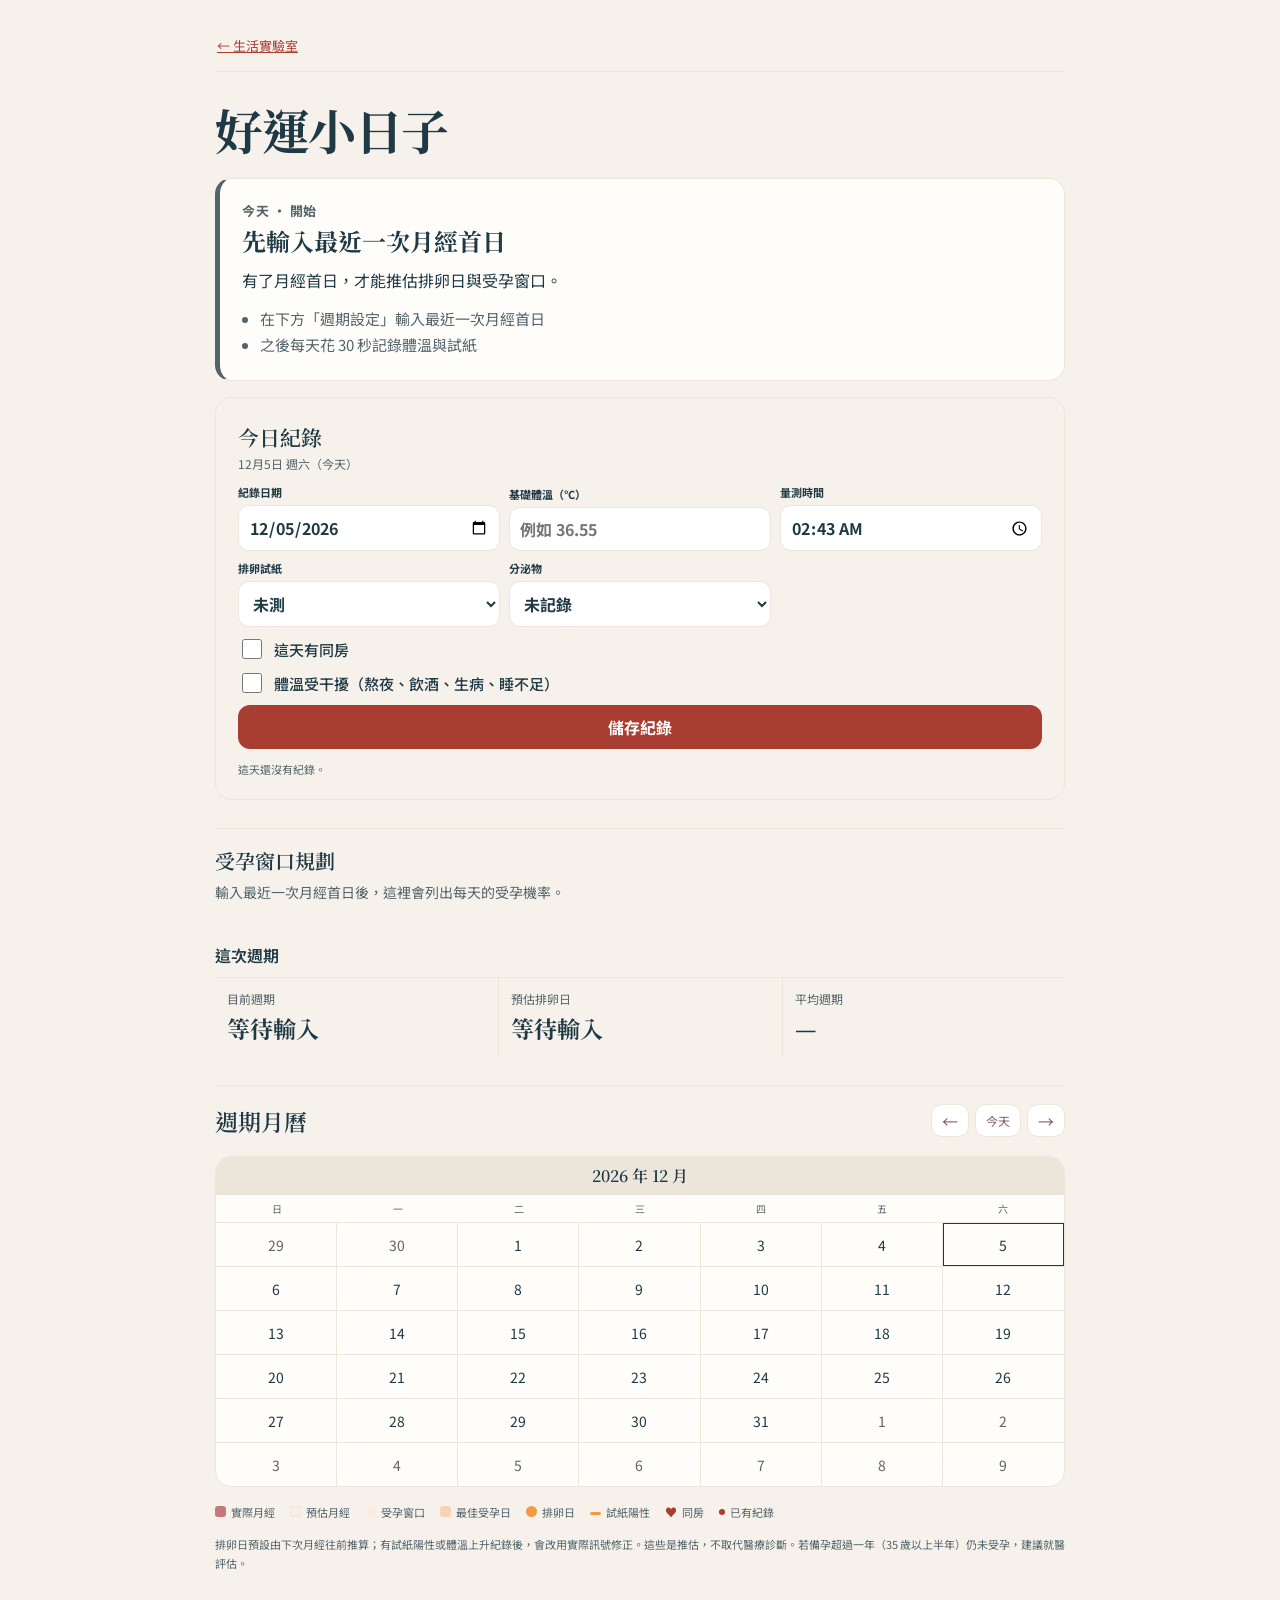
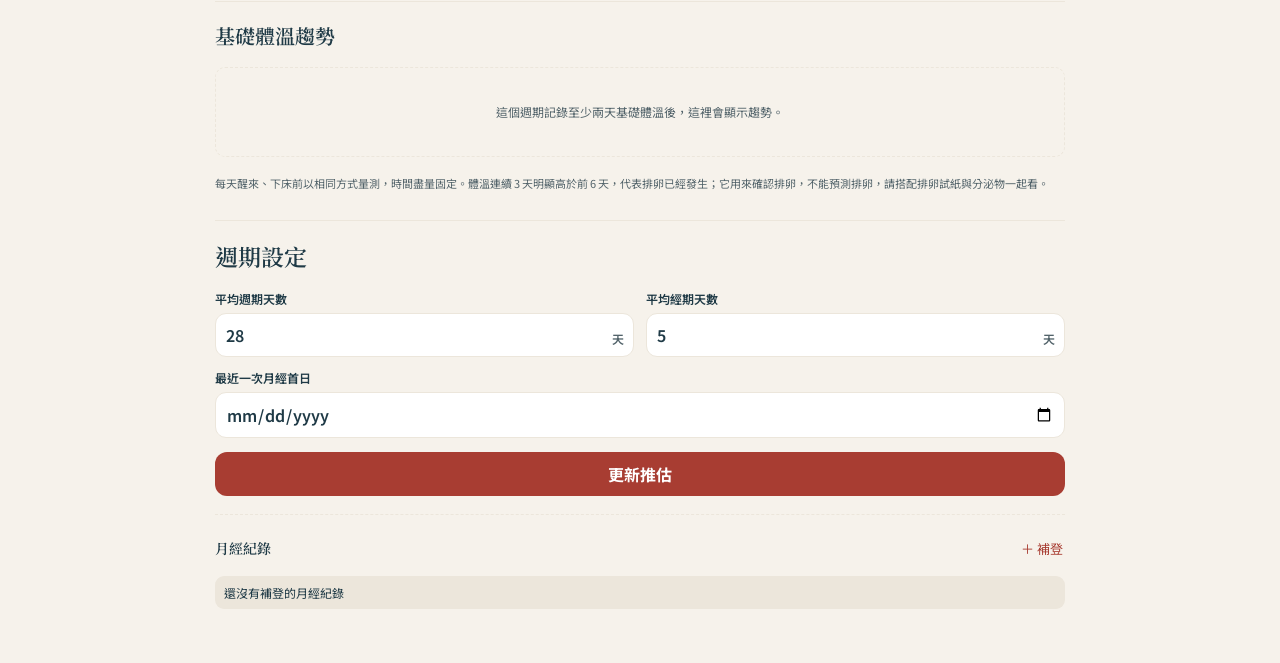
<file: fertility/index.html>
<!doctype html>
<html lang="zh-Hant">
<head>
  <link rel="icon" type="image/svg+xml" href="../assets/favicon.svg" />
  <meta charset="utf-8" />
  <meta name="viewport" content="width=device-width, initial-scale=1" />
  <meta name="theme-color" content="#f6f2eb" />
  <meta name="description" content="好運小日子，將月經週期、基礎體溫與排卵試紙紀錄保存在自己的裝置上。" />
  <title>好運小日子｜生活實驗室</title>
  <link rel="stylesheet" href="../assets/fertility.css?v=11" />
  <script type="module" src="../assets/fertility.mjs?v=7"></script>
</head>
<body>
  <main id="app">
    <header class="app-header"><a class="back-link" href="../#works">← 生活實驗室</a></header>

    <section class="intro" aria-labelledby="pageTitle">
      <div><h1 id="pageTitle">好運小日子</h1></div>
    </section>

    <section id="adviceCard" class="advice-card" aria-labelledby="adviceTitle" aria-live="polite"></section>

    <section class="quick-temperature-card" aria-labelledby="quickTemperatureTitle">
      <div class="quick-temperature-copy"><h2 id="quickTemperatureTitle">今日紀錄</h2><p id="quickTemperatureDate"></p></div>
      <form id="quickTemperatureForm" class="quick-temperature-form">
        <label>紀錄日期<input id="quickTemperatureEntryDate" type="date" required /></label>
        <label>基礎體溫（°C）<input id="quickTemperature" type="number" min="34" max="42" step="0.01" inputmode="decimal" placeholder="例如 36.55" /></label>
        <label>量測時間<input id="quickTemperatureTime" type="time" /></label>
        <label>排卵試紙<select id="quickOvulationTest"><option value="">未測</option><option value="negative">陰性</option><option value="positive">陽性</option></select></label>
        <label>分泌物<select id="quickMucus"><option value="">未記錄</option><option value="dry">乾燥</option><option value="sticky">黏稠</option><option value="creamy">乳霜狀</option><option value="watery">水狀</option><option value="eggwhite">蛋清狀</option></select></label>
        <div class="check-row">
          <label class="check-label"><input id="quickIntercourse" type="checkbox" /> 這天有同房</label>
          <label class="check-label"><input id="quickDisturbed" type="checkbox" /> 體溫受干擾（熬夜、飲酒、生病、睡不足）</label>
        </div>
        <button class="primary-button" type="submit">儲存紀錄</button>
      </form>
      <p id="quickTemperatureStatus" class="quick-temperature-status" role="status"></p>
      <p id="measureHint" class="measure-hint" role="note" hidden></p>
    </section>

    <section class="window-plan" aria-labelledby="windowPlanTitle">
      <h2 id="windowPlanTitle">受孕窗口規劃</h2>
      <p id="windowPlanSource" class="plan-source"></p>
      <ol id="windowPlanList" class="window-list"></ol>
      <p id="windowPlanTip" class="plan-tip"></p>
    </section>

    <section class="overview" aria-labelledby="overviewTitle">
      <div class="overview-heading"><h2 id="overviewTitle">這次週期</h2></div>
      <div id="cycleSummary" class="summary-cards"></div>
    </section>

    <section class="calendar-area" aria-labelledby="calendarTitle">
      <header class="calendar-toolbar">
        <div><h2 id="calendarTitle">週期月曆</h2></div>
        <div class="calendar-nav"><button id="previousMonths" class="round-button" type="button" aria-label="顯示上個月">←</button><button id="todayButton" class="today-button" type="button">今天</button><button id="nextMonths" class="round-button" type="button" aria-label="顯示下個月">→</button></div>
      </header>
      <div id="calendarGrid" class="calendar-grid"></div>
      <ul class="legend" aria-label="月曆圖例">
        <li><i class="legend-period actual"></i>實際月經</li><li><i class="legend-period predicted"></i>預估月經</li><li><i class="legend-fertile"></i>受孕窗口</li><li><i class="legend-peak"></i>最佳受孕日</li><li><i class="legend-ovulation"></i>排卵日</li><li><i class="legend-lh"></i>試紙陽性</li><li><span class="legend-heart" aria-hidden="true">♥</span>同房</li><li><i class="legend-record"></i>已有紀錄</li>
      </ul>
      <p class="disclaimer">排卵日預設由下次月經往前推算；有試紙陽性或體溫上升紀錄後，會改用實際訊號修正。這些是推估，不取代醫療診斷。若備孕超過一年（35 歲以上半年）仍未受孕，建議就醫評估。</p>
    </section>

    <section class="temperature-section" aria-labelledby="temperatureTitle">
      <div><h2 id="temperatureTitle">基礎體溫趨勢</h2></div>
      <div id="temperatureChart" class="temperature-chart"></div>
      <p>每天醒來、下床前以相同方式量測，時間盡量固定。體溫連續 3 天明顯高於前 6 天，代表排卵已經發生；它用來確認排卵，不能預測排卵，請搭配排卵試紙與分泌物一起看。</p>
    </section>
    <aside class="settings-card" aria-labelledby="settingsTitle">
      <div class="card-heading"><div><h2 id="settingsTitle">週期設定</h2></div></div>
      <form id="settingsForm" class="settings-form">
        <label>平均週期天數<input id="cycleLength" type="number" min="21" max="45" step="1" inputmode="numeric" required /><span>天</span></label>
        <label>平均經期天數<input id="periodLength" type="number" min="1" max="14" step="1" inputmode="numeric" required /><span>天</span></label>
        <label class="wide">最近一次月經首日<input id="lastPeriodStart" type="date" required /></label>
        <button class="primary-button" type="submit">更新推估</button>
      </form>

      <section class="period-history" aria-labelledby="historyTitle">
        <div class="subheading"><h3 id="historyTitle">月經紀錄</h3><button id="addPeriodButton" class="text-button" type="button">＋ 補登</button></div>
        <ul id="periodList" class="period-list"></ul>
      </section>

    </aside>

  </main>

  <dialog id="dayDialog" class="entry-dialog">
    <form id="dayForm" method="dialog">
      <header><div><h2 id="dayDialogTitle">每日紀錄</h2></div><button class="close-button" value="cancel" aria-label="關閉">×</button></header>
      <input id="recordDate" type="hidden" />
      <div class="record-grid">
        <label>月經量<select id="flow"><option value="">未記錄</option><option value="spotting">點狀出血</option><option value="light">輕</option><option value="medium">中</option><option value="heavy">多</option></select></label>
        <label>基礎體溫（°C）<input id="temperature" type="number" min="34" max="42" step="0.01" inputmode="decimal" placeholder="例如 36.55" /></label>
        <label>量測時間<input id="temperatureTime" type="time" /></label>
        <label>排卵試紙<select id="ovulationTest"><option value="">未測</option><option value="negative">陰性</option><option value="positive">陽性</option></select></label>
        <label class="wide">分泌物<select id="mucus"><option value="">未記錄</option><option value="dry">乾燥</option><option value="sticky">黏稠</option><option value="creamy">乳霜狀</option><option value="watery">水狀</option><option value="eggwhite">蛋清狀</option></select></label>
      </div>
      <fieldset class="intercourse-field"><label><input id="intercourse" type="checkbox" /> 同房</label><label><input id="tempDisturbed" type="checkbox" /> 體溫受干擾（熬夜、飲酒、生病、睡不足）</label></fieldset>
      <fieldset class="symptom-field"><legend>身體感受</legend><label><input type="checkbox" value="cramp" /> 腹痛</label><label><input type="checkbox" value="breast" /> 乳房脹痛</label><label><input type="checkbox" value="mood" /> 情緒起伏</label><label><input type="checkbox" value="sleep" /> 睡眠異常</label></fieldset>
      <label class="note-field">備註<textarea id="note" rows="3" placeholder="今天的感受或其他觀察"></textarea></label>
      <footer><button id="deleteRecordButton" class="text-button danger" type="button">刪除本日紀錄</button><button class="primary-button" value="save" type="submit">儲存紀錄</button></footer>
    </form>
  </dialog>

  <dialog id="periodDialog" class="entry-dialog small-dialog">
    <form id="periodForm" method="dialog"><header><div><h2>補登月經</h2></div><button class="close-button" value="cancel" aria-label="關閉">×</button></header><p id="periodPickerHint" class="period-picker-hint">請先選擇月經開始日。</p><div class="period-picker-toolbar"><button id="periodPreviousMonth" class="round-button" type="button" aria-label="顯示上個月">←</button><strong id="periodPickerTitle"></strong><button id="periodNextMonth" class="round-button" type="button" aria-label="顯示下個月">→</button></div><div id="periodPickerCalendar" class="period-picker-calendar" aria-label="選擇月經日期範圍"></div><p id="periodPickerSelection" class="period-picker-selection" aria-live="polite"></p><footer><button class="primary-button" value="save" type="submit" disabled>儲存月經紀錄</button></footer></form>
  </dialog>

</body>
</html>
</file>
<file: assets/fertility.css>
@import url('https://fonts.googleapis.com/css2?family=Noto+Sans+TC:wght@400;500;600;700&family=Noto+Serif+TC:wght@500;600;700&display=swap');
:root { --cream:#fff8f4; --paper:#fffdfb; --ink:#604d55; --muted:#9a7d87; --pink:#ef9ca7; --pink-soft:#ffe1e5; --peach:#ffd4b3; --purple:#dcd2f6; --mint:#cceee2; --yellow:#fff0ab; --line:#f0c9cf; --shadow:0 12px 30px #d9849b1c; font-family:'Noto Sans TC',sans-serif; color:var(--ink); background:var(--cream); }
* { box-sizing:border-box; } body { margin:0; background:radial-gradient(circle at 96% 4%,#ffe2d6 0 7%,transparent 7.1%),var(--cream); } button,input,select,textarea { font:inherit; } button { cursor:pointer; } button:focus-visible,input:focus-visible,select:focus-visible,textarea:focus-visible { outline:3px solid #bfa7ee; outline-offset:2px; } [hidden] { display:none !important; }
#app { width:min(1160px,calc(100% - 48px)); margin:auto; padding:20px 0 54px; }.app-header { display:flex; justify-content:space-between; align-items:center; }.back-link,.quiet-button,.text-button { color:var(--muted); font-size:13px; background:transparent; border:0; padding:8px 2px; }.back-link:hover,.quiet-button:hover,.text-button:hover { color:var(--pink); }.intro { display:flex; justify-content:space-between; align-items:end; gap:24px; padding:28px 0 20px; }.eyebrow { margin:0; color:var(--pink); font:700 11px/1.4 ui-monospace,monospace; letter-spacing:.15em; }.intro h1 { margin:4px 0 0; color:#704c5b; font:700 clamp(34px,5vw,54px)/1.25 'Noto Serif TC',serif; }.intro h1 span { color:var(--pink); font-size:.6em; }.today-prompt { max-width:340px; margin:0; padding:11px 15px; border-radius:18px 18px 4px; background:var(--pink-soft); color:#9f5868; font-size:14px; line-height:1.7; }
.overview { padding:19px 23px 22px; border:1px solid var(--line); border-radius:24px; background:var(--paper); box-shadow:var(--shadow); }.overview-heading { display:flex; align-items:baseline; gap:9px; }.overview h2,.card-heading h2,.calendar-toolbar h2,.temperature-section h2 { margin:2px 0 0; color:#704c5b; font:600 23px/1.4 'Noto Serif TC',serif; }.summary-cards { display:grid; grid-template-columns:repeat(3,1fr); gap:12px; margin-top:14px; }.summary-card { min-height:88px; padding:13px 16px; border-radius:17px; background:#fff3ee; }.summary-card:nth-child(2) { background:#f1edff; }.summary-card:nth-child(3) { background:#edfbf5; }.summary-card small { display:block; color:var(--muted); font-size:12px; }.summary-card strong { display:block; margin-top:6px; color:#76505f; font:700 19px/1.35 'Noto Serif TC',serif; }
.quick-temperature-card { display:grid; grid-template-columns:minmax(180px,1fr) minmax(420px,1.45fr); gap:20px; align-items:center; margin-top:16px; padding:18px 22px; border:1px solid #e2d7f6; border-radius:24px; background:linear-gradient(100deg,#f8f4ff,#fffaf8); box-shadow:var(--shadow); }.quick-temperature-card h2 { margin:3px 0 0; color:#715b9b; font:600 21px/1.4 'Noto Serif TC',serif; }.quick-temperature-copy > p:last-child { margin:3px 0 0; color:#9a87af; font-size:12px; }.quick-temperature-form { display:grid; grid-template-columns:1fr 1fr auto; gap:9px; align-items:end; }.quick-temperature-form label { display:grid; gap:5px; color:#816f94; font-size:11px; font-weight:700; }.quick-temperature-form input { min-height:40px; padding:9px 10px; border:1px solid #d8cbed; border-radius:11px; background:white; color:var(--ink); }.quick-temperature-form .primary-button { min-height:40px; white-space:nowrap; background:#a98bd6; }.quick-temperature-form .primary-button:hover { background:#9575c5; }.quick-temperature-status { grid-column:2; margin:0; color:#8d75ac; font-size:11px; }
.workspace { display:grid; grid-template-columns:310px minmax(0,1fr); gap:24px; margin-top:24px; }.settings-card,.calendar-area,.temperature-section { border:1px solid var(--line); border-radius:24px; background:var(--paper); box-shadow:var(--shadow); }.settings-card { padding:19px; }.card-heading { display:flex; justify-content:space-between; }.card-heading > span { display:grid; place-items:center; width:32px; height:32px; border-radius:50%; background:var(--pink-soft); color:var(--pink); }.settings-form { display:grid; grid-template-columns:1fr 1fr; gap:12px; margin-top:17px; }.settings-form label,.record-grid label,.password-field,.note-field { display:grid; gap:6px; color:#876975; font-size:12px; font-weight:600; }.settings-form label { position:relative; }.settings-form label span { position:absolute; right:10px; bottom:10px; color:var(--muted); font-size:12px; }.settings-form label:not(.wide) input { padding-right:28px; }.wide { grid-column:1 / -1; }.settings-form input,.record-grid input,.record-grid select,.note-field textarea,.password-field input { width:100%; min-height:40px; padding:9px 10px; border:1px solid var(--line); border-radius:11px; background:#fff; color:var(--ink); }.primary-button { min-height:40px; padding:9px 15px; border:0; border-radius:12px; background:var(--pink); color:white; font-weight:700; }.primary-button:hover { background:#df7f90; }.settings-form .primary-button { grid-column:1 / -1; margin-top:2px; }.period-history { margin-top:22px; padding-top:16px; border-top:1px dashed var(--line); }.subheading { display:flex; align-items:center; justify-content:space-between; }.subheading h3 { margin:0; font:600 14px/1.5 'Noto Serif TC',serif; }.period-list { display:grid; gap:7px; margin:10px 0 0; padding:0; list-style:none; }.period-list li { display:flex; justify-content:space-between; gap:8px; padding:8px 9px; border-radius:9px; background:#fff4f3; font-size:12px; }.period-list button { border:0; background:transparent; color:var(--muted); }.privacy-card { display:grid; grid-template-columns:25px 1fr; gap:8px; align-items:start; margin-top:18px; padding:12px; border-radius:14px; background:#f6f0ff; }.privacy-card span { color:#9278c7; }.privacy-card p { margin:0; color:#806d90; font-size:11px; line-height:1.6; }.privacy-card button { grid-column:2; justify-self:start; padding:2px 0; color:#806d90; }
.calendar-area { padding:20px; }.calendar-toolbar { display:flex; justify-content:space-between; align-items:center; gap:14px; }.calendar-nav { display:flex; align-items:center; gap:6px; }.round-button,.today-button { min-width:33px; height:33px; padding:0 10px; border:1px solid var(--line); border-radius:11px; background:white; color:#805a68; }.today-button { font-size:12px; }.round-button:hover,.today-button:hover { background:var(--pink-soft); }.calendar-grid { display:grid; grid-template-columns:repeat(3,minmax(0,1fr)); gap:13px; margin-top:18px; }.month { min-width:0; overflow:hidden; border:1px solid #f3dce0; border-radius:16px; }.month-title { margin:0; padding:8px; background:var(--pink-soft); color:#985b6b; text-align:center; font:600 14px/1.4 'Noto Serif TC',serif; }.weekdays,.days { display:grid; grid-template-columns:repeat(7,1fr); }.weekdays span { padding:6px 1px; color:var(--muted); text-align:center; font-size:10px; }.day { position:relative; aspect-ratio:1; display:grid; place-items:center; min-width:0; border:0; border-top:1px solid #f6e7e9; border-right:1px solid #f6e7e9; background:transparent; color:var(--ink); font-size:12px; }.day:nth-child(7n) { border-right:0; }.day:hover { background:#fff2f1; }.day.is-outside { color:#d7c4c8; }.day.is-today::after { content:''; position:absolute; bottom:4px; width:4px; height:4px; border-radius:50%; background:var(--pink); }.day.actual-period { background:#ffd8df; }.day.predicted-period { background:#ffeff2; }.day.fertile { background:#dff4eb; }.day.ovulation { background:radial-gradient(circle, #e6b84f 0 34%, transparent 35%); color:#6f4c00; font-weight:700; }.day.has-record::before { content:''; position:absolute; top:4px; right:4px; width:4px; height:4px; border-radius:50%; background:#9a79c5; }.legend { display:flex; flex-wrap:wrap; gap:8px 15px; margin:16px 0 0; padding:0; list-style:none; color:var(--muted); font-size:11px; }.legend li { display:flex; align-items:center; gap:5px; }.legend i { width:11px; height:11px; border-radius:3px; }.legend-period.actual{background:#ffd8df}.legend-period.predicted{background:#ffeff2;border:1px solid #f2bfc9}.legend-fertile{background:#dff4eb}.legend-ovulation{background:#e6b84f;border-radius:50%!important}.legend-record{background:#9a79c5;border-radius:50%!important;width:6px!important;height:6px!important}.disclaimer { margin:15px 0 0; color:var(--muted); font-size:11px; line-height:1.7; }
.temperature-section { display:grid; grid-template-columns:190px 1fr; gap:17px; margin-top:24px; padding:20px; }.temperature-section > p { grid-column:1/-1; margin:0; color:var(--muted); font-size:11px; line-height:1.7; }.temperature-chart { min-height:105px; border-bottom:1px solid var(--line); background:linear-gradient(to bottom,transparent 49%,#f5e9ec 50%,transparent 51%); }.chart-empty { display:grid; height:105px; place-items:center; color:var(--muted); font-size:12px; }.temperature-svg { width:100%; height:105px; overflow:visible; }
.lock-screen { position:fixed; inset:0; z-index:10; display:grid; place-items:center; padding:24px; background:radial-gradient(circle at 15% 5%,#ffe1d5 0 11%,transparent 11.5%),radial-gradient(circle at 90% 90%,#eee7ff 0 14%,transparent 14.5%),#fff8f4; }.lock-card { width:min(400px,100%); padding:35px; border:1px solid var(--line); border-radius:28px; background:#fffdfb; box-shadow:0 22px 55px #bd6d821f; text-align:center; }.lock-flower { display:grid; place-items:center; width:48px; height:48px; margin:auto auto 14px; border-radius:50%; background:var(--pink-soft); color:var(--pink); font-size:23px; }.lock-card h1 { margin:4px 0 7px; color:#704c5b; font:700 32px/1.3 'Noto Serif TC',serif; }.lock-card > p:not(.eyebrow) { margin:0; color:var(--muted); font-size:13px; }.unlock-form { display:grid; gap:8px; margin-top:22px; text-align:left; }.unlock-form label { color:#876975; font-size:12px; font-weight:700; }.unlock-form input { min-height:46px; padding:10px 12px; border:1px solid var(--line); border-radius:12px; }.unlock-form .primary-button { margin-top:3px; }.form-error { min-height:18px; margin:0; color:#ca5f72; font-size:12px; }.lock-note { margin-top:16px!important; font-size:11px!important; line-height:1.7; }
.entry-dialog { width:min(560px,calc(100% - 32px)); border:0; border-radius:24px; padding:0; background:#fffdfb; color:var(--ink); box-shadow:0 25px 60px #76515b40; }.entry-dialog::backdrop { background:#7346533d; backdrop-filter:blur(3px); }.entry-dialog form { padding:22px; }.entry-dialog header,.entry-dialog footer { display:flex; align-items:center; justify-content:space-between; gap:14px; }.entry-dialog h2 { margin:3px 0 0; color:#704c5b; font:600 22px/1.4 'Noto Serif TC',serif; }.close-button { display:grid; place-items:center; width:33px; height:33px; border:0; border-radius:50%; background:#fff0f1; color:#a46978; font-size:23px; }.record-grid { display:grid; grid-template-columns:1fr 1fr; gap:12px; margin-top:20px; }.intercourse-field,.symptom-field { margin:15px 0 0; padding:0; border:0; }.intercourse-field label,.symptom-field label { margin-right:13px; color:#806671; font-size:13px; }.symptom-field { display:flex; flex-wrap:wrap; gap:8px 3px; }.symptom-field legend { width:100%; margin-bottom:3px; color:#876975; font-size:12px; font-weight:600; }.note-field { display:grid; margin-top:15px; }.note-field textarea { resize:vertical; }.entry-dialog footer { margin-top:20px; }.danger { color:#c95d70; }.small-dialog { width:min(430px,calc(100% - 32px)); }.password-field { margin-top:13px; }
@media (max-width:850px){.quick-temperature-card{grid-template-columns:1fr}.quick-temperature-status{grid-column:auto}.workspace{grid-template-columns:1fr}.settings-card{display:grid;grid-template-columns:1fr 1fr;gap:0 20px}.card-heading,.settings-form{grid-column:1}.period-history,.privacy-card{grid-column:2}.period-history{margin-top:0;border-top:0;padding-top:0}.privacy-card{align-self:start}.calendar-grid{grid-template-columns:repeat(2,minmax(0,1fr))}.temperature-section{grid-template-columns:1fr}.temperature-section>p{grid-column:auto}}
@media (max-width:600px){#app{width:min(100% - 28px,520px);padding-top:12px}.intro{display:block;padding:20px 0 15px}.intro h1{font-size:37px}.today-prompt{margin-top:13px}.overview{padding:16px}.summary-cards{grid-template-columns:1fr}.summary-card{min-height:68px}.quick-temperature-card{padding:16px}.quick-temperature-form{grid-template-columns:1fr 1fr}.quick-temperature-form .primary-button{grid-column:1/-1}.workspace{margin-top:15px}.settings-card{display:block;padding:16px}.period-history{margin-top:18px;padding-top:15px;border-top:1px dashed var(--line)}.privacy-card{margin-top:15px}.calendar-area{padding:16px}.calendar-grid{grid-template-columns:1fr;gap:12px}.legend{gap:8px 12px}.temperature-section{margin-top:15px;padding:16px}.record-grid{grid-template-columns:1fr}.entry-dialog form{padding:18px}}

/* Mobile input controls stay at 16px to prevent iOS Safari focus zoom. */
input, select, textarea { font-size:16px; }
.settings-form label, .record-grid label, .password-field, .note-field, .quick-temperature-form label { min-width:0; }
.settings-form input, .record-grid input, .record-grid select, .note-field textarea, .password-field input, .quick-temperature-form input { min-width:0; max-width:100%; }
.quick-temperature-form { grid-template-columns:minmax(0,1fr) minmax(0,1fr) minmax(0,1fr) auto; }
.quick-temperature-status { grid-column:2 / -1; }
.period-picker-hint { margin:16px 0 0; color:var(--muted); font-size:13px; }
.period-picker-toolbar { display:grid; grid-template-columns:33px 1fr 33px; align-items:center; gap:8px; margin-top:13px; }
.period-picker-toolbar strong { color:#704c5b; text-align:center; font:600 16px/1.4 'Noto Serif TC',serif; }
.period-picker-calendar { margin-top:11px; overflow:hidden; border:1px solid #f3dce0; border-radius:14px; }
.period-picker-day { position:relative; display:grid; place-items:center; min-width:0; aspect-ratio:1; border:0; border-top:1px solid #f6e7e9; border-right:1px solid #f6e7e9; background:transparent; color:var(--ink); font-size:13px; }
.period-picker-day:nth-child(7n) { border-right:0; }
.period-picker-day.is-outside { color:#d7c4c8; }
.period-picker-day.is-selected-range { background:#ffe8eb; }
.period-picker-day.is-range-start, .period-picker-day.is-range-end { background:var(--pink); color:#fff; font-weight:700; }
.period-picker-selection { min-height:22px; margin:12px 0 0; color:#8c6471; font-size:13px; }
.primary-button:disabled { cursor:not-allowed; background:#e9d8dc; color:#b2949b; }
@media (max-width:850px) { .quick-temperature-form { grid-template-columns:minmax(0,1fr) minmax(0,1fr); } .quick-temperature-form .primary-button { grid-column:1 / -1; } .quick-temperature-status { grid-column:auto; } }
@media (max-width:600px) { .quick-temperature-form { grid-template-columns:1fr; } .quick-temperature-form .primary-button { grid-column:auto; } .quick-temperature-card { overflow:hidden; } .settings-form { grid-template-columns:1fr; } .settings-form .wide, .settings-form .primary-button { grid-column:auto; } }
:root {
  --journal-paper: #f6f2eb;
  --journal-ink: #1f3a46;
  --journal-muted: #52636a;
  --journal-rule: #ece6db;
  --line: var(--journal-rule);
  --journal-action: #a83d32;
  --cycle-actual: #C77979;
  --cycle-predicted: #FAECE7;
  --cycle-fertile: #FBEDDF;
  --cycle-ovulation: #F49943;
  --cycle-record: #A83D32;
}

#app {
  width: min(100% - 32px, 850px);
  color: var(--journal-ink);
}
:root, body { background: var(--journal-paper); color: var(--journal-ink); }
#app .app-header { padding-block: 8px; border-bottom: 1px solid var(--journal-rule); }
#app .back-link, #app .text-button { color: var(--journal-action); }
#app .intro { padding-block: 30px 18px; align-items: center; }
#app .intro h1 { color: var(--journal-ink); font-size: 3rem; letter-spacing: -.03em; }
#app .today-prompt { color: var(--journal-ink); background: #ece6db; border-radius: 12px; }
#app .overview, #app .calendar-area, #app .temperature-section, #app .settings-card {
  background: transparent;
  border: 0;
  border-radius: 0;
  box-shadow: none;
  padding: 0;
}
#app h2, #app h3, .entry-dialog h2 { color: var(--journal-ink); }
#app .overview-heading h2 { font: 600 1rem/1.5 'Noto Sans TC', sans-serif; }
#app .summary-cards { margin-top: 10px; gap: 0; grid-template-columns: repeat(3, minmax(0, 1fr)); border-top: 1px solid var(--journal-rule); }
#app .summary-card { min-height: 0; padding: 12px; border-radius: 0; background: transparent; }
#app .summary-card + .summary-card { border-left: 1px solid var(--journal-rule); }
#app .summary-card small { color: var(--journal-muted); }
#app .summary-card strong { color: var(--journal-ink); font-size: 1.45rem; text-wrap: balance; }
#app .quick-temperature-card {
  padding: 22px;
  border: 1px solid var(--journal-rule);
  border-radius: 16px;
  background: transparent;
  box-shadow: none;
  grid-template-columns: minmax(0, 1fr);
  gap: 12px;
}
#app .quick-temperature-copy p, #app .quick-temperature-status { color: var(--journal-muted); grid-column: auto; }
#app .quick-temperature-form { grid-template-columns: repeat(3, minmax(0, 1fr)); }
#app .quick-temperature-form button { grid-column: 1 / -1; }
#app label, .entry-dialog label { color: var(--journal-ink); }
#app input, .entry-dialog :is(input,select,textarea) { border-color: var(--journal-rule); color: var(--journal-ink); }
#app .primary-button, .entry-dialog .primary-button { background: var(--journal-action); color: white; min-height: 44px; }
#app .primary-button:hover, .entry-dialog .primary-button:hover { background: #843026; }
.entry-dialog .primary-button:disabled { background: #e8e1d9; color: #655c55; }
#app :is(.calendar-area,.temperature-section,.settings-card) { margin-top: 28px; padding-top: 18px; border-top: 1px solid var(--journal-rule); }
#app .settings-card { display: block; }
#app .period-history { margin-top: 18px; }
#app .period-list li { background: var(--journal-rule); }
#app .disclaimer, #app .legend, #app .temperature-section > p, #app .chart-empty { color: var(--journal-muted); }
#app .calendar-grid { grid-template-columns: minmax(0, 1fr); }
#app .month, .period-picker-calendar { background: #fffdf9; border-color: var(--journal-rule); }
#app .month-title { background: #ebe5da; color: var(--journal-ink); font-size: 1rem; }
#app .day, .period-picker-day { color: var(--journal-ink); border-color: var(--journal-rule); font-size: .875rem; }
#app .day { aspect-ratio: auto; min-height: 44px; }
#app .day.is-outside, .period-picker-day.is-outside { color: #66635e; }
#app .day.actual-period, #app .legend-period.actual { background: var(--cycle-actual); }
#app .day.actual-period { color: #251610; }
#app .day.predicted-period, #app .legend-period.predicted { background: var(--cycle-predicted); }
#app .legend-period.predicted { border-color: var(--journal-rule); }
#app .day.fertile, #app .legend-fertile { background: var(--cycle-fertile); }
#app .legend-ovulation { background: var(--cycle-ovulation); }
#app .legend-record { background: var(--cycle-record); }
#app .day.has-record::before { background-color: var(--cycle-record); }
#app .weekdays span, .entry-dialog .weekdays span, #app .settings-form label span { color: var(--journal-muted); }
#app .period-list button, .entry-dialog .danger { color: var(--journal-action); }
#app .day.ovulation { background: radial-gradient(circle, var(--cycle-ovulation) 0 15px, transparent 16px); }
#app .day[aria-current="date"] { box-shadow: inset 0 0 0 1px var(--journal-ink); }
#app .day[aria-pressed="true"], .period-picker-day:is(.is-range-start,.is-range-end) { background: var(--journal-ink); color: white; }
.period-picker-day.is-selected-range:not(.is-range-start,.is-range-end) { background: var(--cycle-fertile); }
.entry-dialog { color: var(--journal-ink); background: #fffdf9; }
.entry-dialog::backdrop { background: #1f3a4660; backdrop-filter: none; }
.period-picker-hint, .period-picker-selection { color: var(--journal-muted); }
#app :focus-visible, .entry-dialog :focus-visible { outline-color: var(--journal-action); outline-offset: 1px; z-index: 1; }
#app ::selection, .entry-dialog ::selection { background: #f5d5cd; color: var(--journal-ink); }
@media (max-width: 600px) {
  #app .intro h1 { font-size: 2.25rem; }
  #app .summary-card { padding-inline: 7px; }
  #app .summary-card strong { font-size: 1.05rem; }
  #app .quick-temperature-card { padding: 16px; }
  #app .quick-temperature-form { grid-template-columns: repeat(2, minmax(0, 1fr)); }
  #app .quick-temperature-form label:first-child { grid-column: 1 / -1; }
  #app .calendar-toolbar { flex-wrap: wrap; }
  #app .day { min-height: 40px; }
}

/* ---- 受孕時機流程：今日建議、今日紀錄、窗口規劃、體溫圖 ---- */
:root { --tone-peak: #a83d32; --tone-high: #b26a1d; --tone-wait: #52636a; --cycle-peak: #F7D2B4; }
#app .intro { padding-block: 24px 10px; }
#app .advice-card { margin-top: 8px; padding: 22px; border: 1px solid var(--journal-rule); border-left: 5px solid var(--tone-wait); border-radius: 16px; background: #fffdf9; }
#app .advice-card.tone-peak { border-left-color: var(--tone-peak); background: #fdf1ec; }
#app .advice-card.tone-high { border-left-color: var(--tone-high); background: #fcf5ea; }
#app .advice-card.tone-late { border-left-color: var(--journal-action); }
#app .advice-badge { margin: 0; color: var(--tone-wait); font-size: .8125rem; font-weight: 700; letter-spacing: .04em; }
#app .tone-peak .advice-badge { color: var(--tone-peak); }
#app .tone-high .advice-badge { color: var(--tone-high); }
#app .advice-card h2 { margin: 4px 0 0; font: 700 1.5rem/1.4 'Noto Serif TC', serif; text-wrap: balance; }
#app .advice-detail { margin: 8px 0 0; line-height: 1.75; }
#app .advice-actions { margin: 12px 0 0; padding-left: 1.2em; color: var(--journal-muted); font-size: .9375rem; line-height: 1.75; }
#app .advice-facts { margin: 10px 0 0; color: var(--journal-muted); font-size: .8125rem; }

#app .quick-temperature-card { margin-top: 16px; }
#app .quick-temperature-form { grid-template-columns: repeat(3, minmax(0, 1fr)); }
#app .quick-temperature-form select { width: 100%; min-width: 0; min-height: 44px; padding: 9px 10px; border: 1px solid var(--journal-rule); border-radius: 11px; background: #fff; color: var(--journal-ink); }
#app .check-row { grid-column: 1 / -1; display: grid; gap: 8px; }
#app .quick-temperature-form .check-label { display: flex; align-items: center; gap: 9px; font-size: .9375rem; font-weight: 500; }
#app .quick-temperature-form .check-label input { width: 20px; min-width: 20px; min-height: 20px; height: 20px; accent-color: var(--journal-action); }
#app .measure-hint { margin: 0; padding: 10px 12px; border-radius: 10px; background: #fcf5ea; color: #6f4a14; font-size: .875rem; line-height: 1.7; }

#app .window-plan { margin-top: 28px; padding-top: 18px; border-top: 1px solid var(--journal-rule); }
#app .window-plan h2 { margin: 0; font: 600 1.25rem/1.4 'Noto Serif TC', serif; }
#app .overview { margin-top: 24px; }
#app .plan-source, #app .plan-tip { margin: 6px 0 0; color: var(--journal-muted); font-size: .875rem; line-height: 1.7; }
#app .window-list { display: grid; gap: 6px; margin: 12px 0 0; padding: 0; list-style: none; }
#app .window-day { display: grid; grid-template-columns: minmax(7.5em, auto) 4.5em 1fr; gap: 10px; align-items: center; width: 100%; min-height: 48px; padding: 8px 12px; border: 1px solid var(--journal-rule); border-radius: 10px; background: transparent; color: var(--journal-ink); text-align: left; }
#app .window-day:hover { background: #f1ece3; }
#app .window-day.level-peak { background: var(--cycle-peak); border-color: #e9b98f; }
#app .window-day.level-high { background: var(--cycle-fertile); }
#app .window-day.level-after { opacity: .75; }
#app .window-day.is-today { box-shadow: inset 0 0 0 2px var(--journal-ink); }
#app .window-date em { margin-left: 6px; padding: 1px 6px; border-radius: 6px; background: var(--journal-ink); color: #fff; font-size: .75rem; font-style: normal; }
#app .window-level { font-weight: 700; font-size: .875rem; }
#app .level-peak .window-level { color: var(--tone-peak); }
#app .window-marks { display: flex; flex-wrap: wrap; gap: 4px 6px; font-size: .8125rem; }
#app .mark { padding: 2px 7px; border-radius: 6px; background: #ffffffa0; color: var(--journal-muted); }
#app .mark-heart { color: var(--journal-action); font-weight: 700; }
#app .mark-lh { color: #7a3d00; font-weight: 700; background: #fbd9b8; }
#app .mark-empty { background: transparent; padding-left: 0; }

#app .summary-card .card-note { display: block; margin-top: 3px; color: var(--journal-muted); font-size: .8125rem; }
#app .day.fertile.peak { background: var(--cycle-peak); }
#app .day.has-intercourse::after { content: '♥'; position: absolute; bottom: 2px; left: 50%; transform: translateX(-50%); color: var(--journal-action); font-size: .625rem; line-height: 1; }
#app .day.lh-positive { background-image: linear-gradient(var(--cycle-ovulation), var(--cycle-ovulation)); background-size: 55% 3px; background-repeat: no-repeat; background-position: 50% calc(100% - 3px); }
#app .legend-peak { background: var(--cycle-peak); }
#app .legend-lh { background: var(--cycle-ovulation); height: 3px !important; margin-top: 4px; }
#app .legend-heart { color: var(--journal-action); font-size: .75rem; }

#app .temperature-section { grid-template-columns: 1fr; }
#app .temperature-section > div:first-child h2 { font-size: 1.25rem; }
#app .temperature-chart { min-height: 0; border-bottom: 0; background: none; width: 100%; }
#app .chart-empty { height: 90px; border: 1px dashed var(--journal-rule); border-radius: 10px; }
#app .temperature-svg { display: block; width: 100%; height: auto; overflow: visible; }
.chart-grid { stroke: var(--journal-rule); stroke-width: 1; }
.chart-label { fill: var(--journal-muted); font-size: 11px; }
.chart-window { fill: #FBEDDF; }
.chart-line { fill: none; stroke: var(--journal-ink); stroke-width: 2; stroke-linejoin: round; stroke-linecap: round; }
.chart-dot { fill: var(--journal-ink); }
.chart-dot.is-disturbed { fill: #fffdf9; stroke: var(--journal-muted); stroke-width: 1.5; stroke-dasharray: 2 2; }
.chart-cover { stroke: var(--journal-action); stroke-width: 1.5; stroke-dasharray: 5 4; }
.chart-cover-label, .chart-ovulation-label { fill: var(--journal-action); }
.chart-ovulation { stroke: var(--cycle-ovulation); stroke-width: 2; }
.chart-heart { fill: var(--journal-action); font-size: 12px; }
.chart-lh { fill: #c26a1c; font-size: 9px; }
#app .chart-summary { margin: 8px 0 0; color: var(--journal-muted); font-size: .8125rem; line-height: 1.8; }
#app .chart-key { display: flex; flex-wrap: wrap; gap: 2px 12px; margin-top: 2px; }
.key-dot { display: inline-block; width: 9px; height: 9px; margin-right: 3px; border-radius: 50%; background: var(--journal-ink); }
.key-dot.is-disturbed { background: #fffdf9; border: 1.5px dashed var(--journal-muted); box-sizing: border-box; }
.key-window { display: inline-block; width: 12px; height: 9px; margin-right: 3px; border-radius: 2px; background: #FBEDDF; border: 1px solid #ecd2b8; box-sizing: border-box; }
.key-heart { color: var(--journal-action); margin-right: 2px; }
.key-lh { color: #c26a1c; margin-right: 2px; }
.entry-dialog .intercourse-field { display: grid; gap: 8px; }

@media (max-width: 600px) {
  #app .advice-card { padding: 16px; }
  #app .advice-card h2 { font-size: 1.25rem; }
  #app .quick-temperature-form { grid-template-columns: repeat(2, minmax(0, 1fr)); }
  #app .quick-temperature-form label:first-child { grid-column: 1 / -1; }
  #app .window-day { grid-template-columns: 1fr auto; row-gap: 4px; }
  #app .window-marks { grid-column: 1 / -1; }
}
</file>
